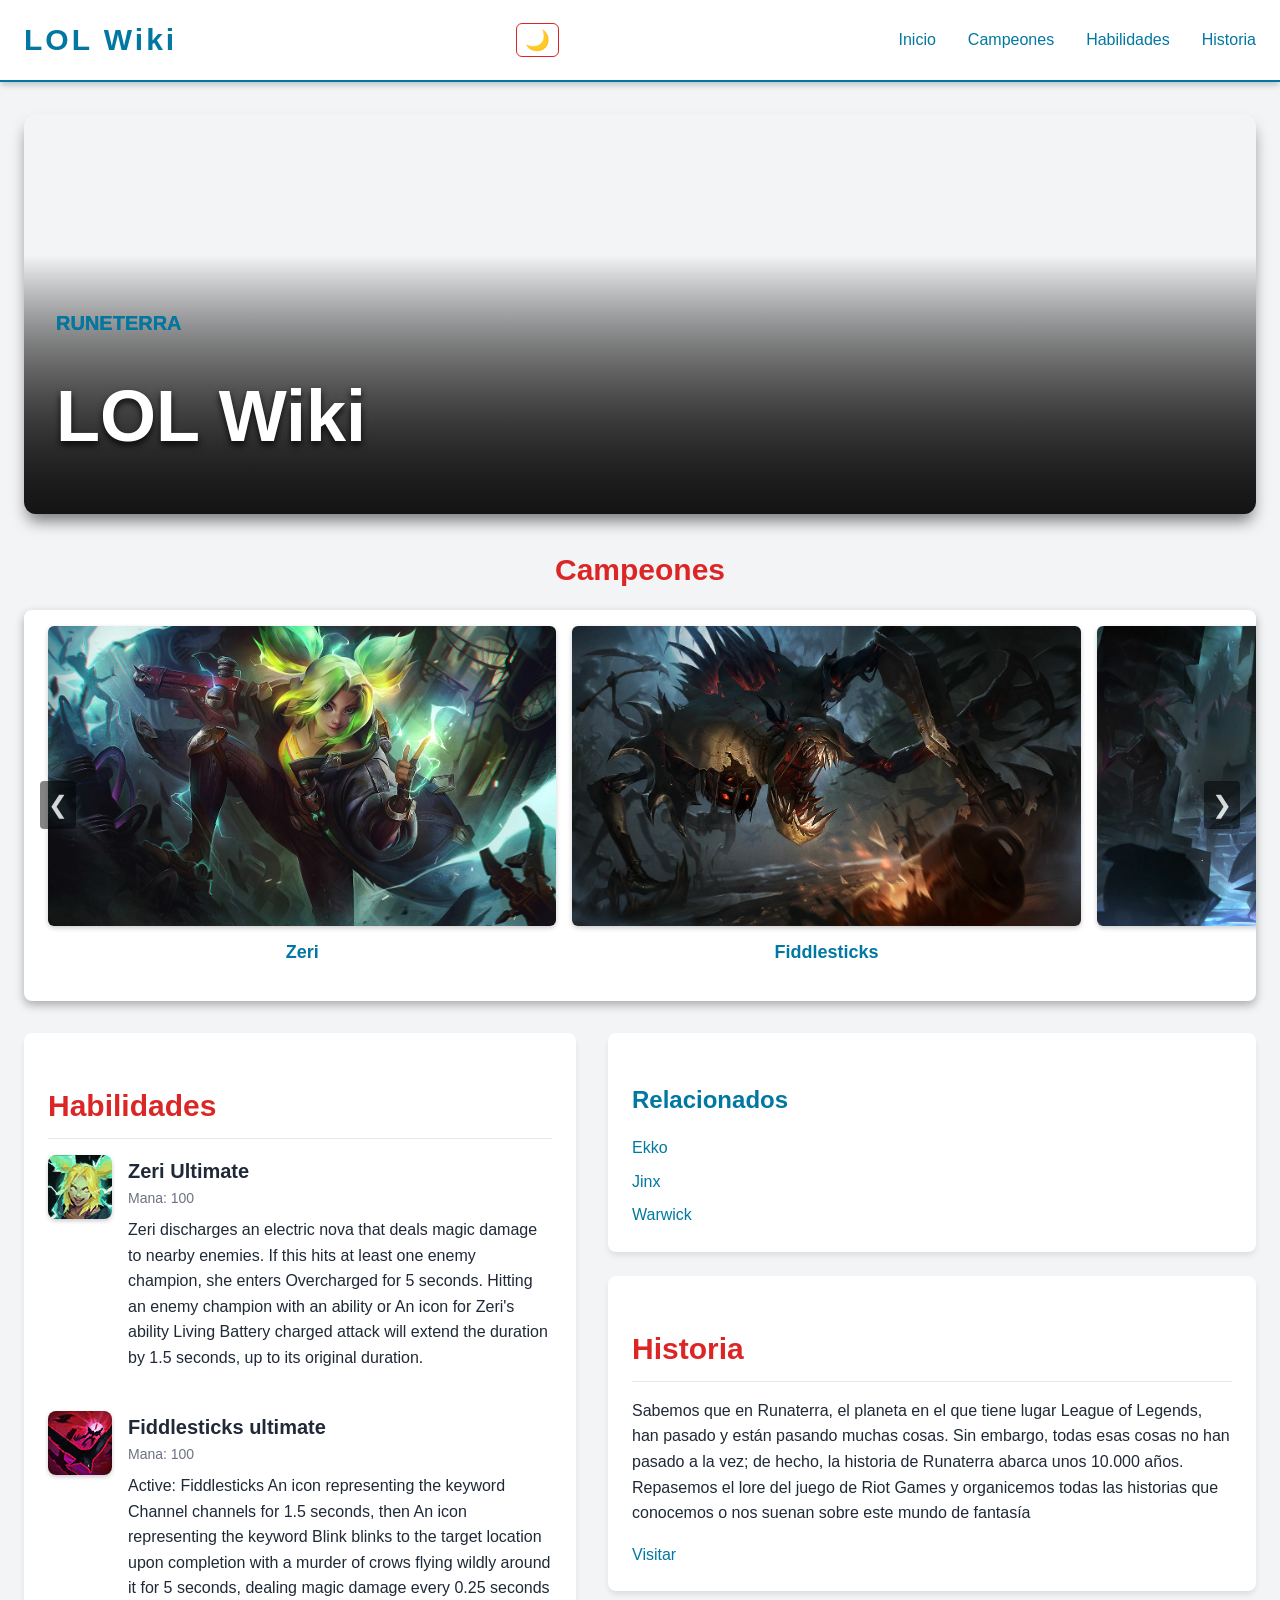
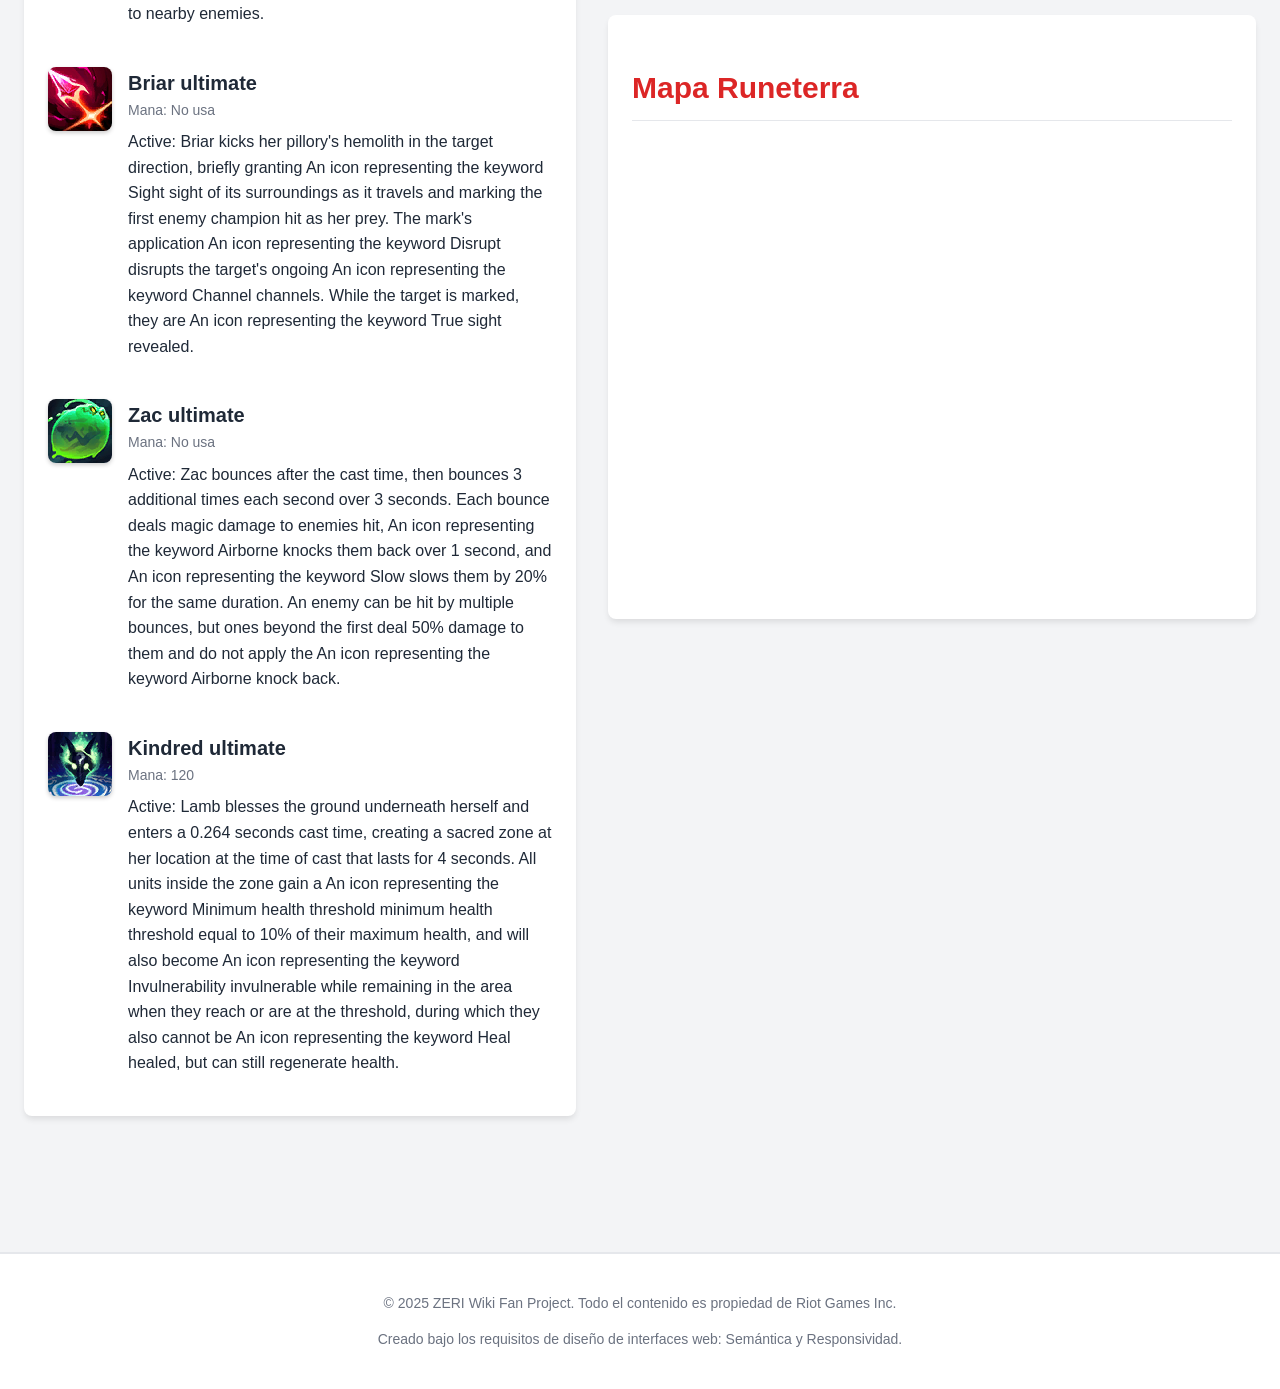
<file: wiki/src/index.html>
<!DOCTYPE html>
<html lang="es">
<head>
    <meta charset="UTF-8">
    <meta name="viewport" content="width=device-width, initial-scale=1.0">
    <title>LOL Wiki</title>
    <link rel="stylesheet" href="./css/main.css">
</head>
<body class="c-body">
    <header class="l-header" role="banner">
        <div class="l-container l-header__content"id="inicio">
            <button id="theme-toggle" class="b-theme-toggle" aria-label="Cambiar Tema (Claro/Oscuro)">
                <span class="b-theme-toggle__icon">☀️</span>
            </button>
            <a href="#" class="b-logo">LOL Wiki</a>
            <nav class="b-nav" aria-label="Navegación Principal">
                <ul class="b-nav__list">
                    <li><a href="#" class="b-nav__link">Inicio</a></li>
                    <li><a href="#campeones" class="b-nav__link">Campeones</a></li>
                    <li><a href="#habilidades" class="b-nav__link">Habilidades</a></li>
                    <li><a href="#historia" class="b-nav__link">Historia</a></li>
                </ul>
                
            </nav>
            
            <button id="menu-toggle" class="b-menu-toggle">
                <span class="b-menu-toggle__icon">☰</span>
            </button>
            
        </div>
    </header>
    
    <nav id="mobile-menu" class="b-nav-mobile is-hidden" aria-label="Navegación Móvil">
        <ul class="b-nav-mobile__list">
            <li><a href="#" class="b-nav-mobile__link">Inicio</a></li>
            <li><a href="#campeones" class="b-nav-mobile__link">Campeones</a></li>
            <li><a href="#habilidades" class="b-nav-mobile__link">Habilidades</a></li>
            <li><a href="#historia" class="b-nav-mobile__link">Historia</a></li>
        </ul>
    </nav>
    
    <main class="l-main l-container" role="main">
        
        <section class="b-hero-champion">
            <div class="b-hero-champion__content">
                <p class="b-hero-champion__role">Runeterra</p>
                <h1 class="b-hero-champion__title">LOL Wiki</h1>
            </div>
        <section class="b-hero-champion">
            <div class="b-hero-champion__content">
                <p class="b-hero-champion__role">Runeterra</p>
                <h1 class="b-hero-champion__title">LOL Wiki</h1>
            </div>
            <video autoplay loop>
                <source src="../../images/6685366-hd_1920_1080_30fps.mp4" type="video/mp4">
            </video>
        </section>
        </section>

        <section class="b-champion-carousel" aria-label="Aspectos Destacados" id="campeones">
            <h2 class="b-champion-carousel__heading">Campeones</h2>
            <div class="b-carousel-container">
                <div id="carousel-track" class="b-carousel-track">
                    
                    <div class="b-carousel-item">
                        <img src="../../images/Zeri.jpg" alt="Zeri" class="b-carousel-item__image">
                        <p class="b-carousel-item__caption">Zeri</p>
                    </div>

                    <div class="b-carousel-item">
                        <img src="../../images/FiddleSticks.jpg" alt="Fiddlesticks" class="b-carousel-item__image">
                        <p class="b-carousel-item__caption">Fiddlesticks</p>
                    </div>

                    <div class="b-carousel-item">
                        <img src="../../images/Briar.jpg" alt="Briar" class="b-carousel-item__image">
                        <p class="b-carousel-item__caption">Briar</p>
                    </div>
                    
                    <div class="b-carousel-item">
                        <img src="../../images/Zac.jpg" alt="Zac" class="b-carousel-item__image">
                        <p class="b-carousel-item__caption">Zac</p>
                    </div>

                    <div class="b-carousel-item">
                        <img src="../../images/Kindred.jpg" alt="Zac" class="b-carousel-item__image">
                        <p class="b-carousel-item__caption">Kindred</p>
                    </div>

                </div>
                
                <button id="prev-button" class="b-carousel-button b-carousel-button--prev" aria-label="Aspecto Anterior">❮</button>
                <button id="next-button" class="b-carousel-button b-carousel-button--next" aria-label="Aspecto Siguiente">❯</button>
            </div>
        </section>

        <div class="l-grid-content">
            
            <div class="l-grid-content__main">
                
                <section class="b-abilities">
                    <h2 class="b-abilities__title" id="habilidades">Habilidades</h2>
                    
                    <div class="b-abilities__list">
                        <article class="b-ability">
                            <div class="b-ability__icon"><img src="../../images/zeri_ulti.jpg"></div>
                            <div class="b-ability__details">
                                <h3 class="b-ability__name">Zeri Ultimate</h3>
                                <p class="b-ability__cost">Mana: 100</p>
                                <p class="b-ability__description"> Zeri discharges an electric nova that deals magic damage to nearby enemies. If this hits at least one enemy champion, she enters Overcharged for 5 seconds. Hitting an enemy champion with an ability or An icon for Zeri's ability Living Battery charged attack will extend the duration by 1.5 seconds, up to its original duration.</p>
                            </div>
                        </article>
                        
                        <article class="b-ability">
                            <div class="b-ability__icon"><img src="../../images/fiddlesticks_ulti.jpg"></div>
                            <div class="b-ability__details">
                                <h3 class="b-ability__name">Fiddlesticks ultimate</h3>
                                <p class="b-ability__cost">Mana: 100</p>
                                <p class="b-ability__description">Active: Fiddlesticks An icon representing the keyword Channel channels for 1.5 seconds, then An icon representing the keyword Blink blinks to the target location upon completion with a murder of crows flying wildly around it for 5 seconds, dealing magic damage every 0.25 seconds to nearby enemies.</p>
                            </div>
                        </article>

                        <article class="b-ability">
                            <div class="b-ability__icon"><img src="../../images/Briar_ulti.jpg"></div>
                            <div class="b-ability__details">
                                <h3 class="b-ability__name">Briar ultimate</h3>
                                <p class="b-ability__cost">Mana: No usa</p>
                                <p class="b-ability__description">Active: Briar kicks her pillory's hemolith in the target direction, briefly granting An icon representing the keyword Sight sight of its surroundings as it travels and marking the first enemy champion hit as her prey. The mark's application An icon representing the keyword Disrupt disrupts the target's ongoing An icon representing the keyword Channel channels. While the target is marked, they are An icon representing the keyword True sight revealed.</p>
                            </div>
                        </article>

                        <article class="b-ability">
                            <div class="b-ability__icon"><img src="../../images/Zac_ulti.jpg"></div>
                            <div class="b-ability__details">
                                <h3 class="b-ability__name">Zac ultimate</h3>
                                <p class="b-ability__cost">Mana: No usa</p>
                                <p class="b-ability__description">Active: Zac bounces after the cast time, then bounces 3 additional times each second over 3 seconds. Each bounce deals magic damage to enemies hit, An icon representing the keyword Airborne knocks them back over 1 second, and An icon representing the keyword Slow slows them by 20% for the same duration. An enemy can be hit by multiple bounces, but ones beyond the first deal 50% damage to them and do not apply the An icon representing the keyword Airborne knock back.</p>
                            </div>
                        </article>

                        <article class="b-ability">
                            <div class="b-ability__icon"><img src="../../images/Kindred_ulti.jpg"></div>
                            <div class="b-ability__details">
                                <h3 class="b-ability__name">Kindred ultimate</h3>
                                <p class="b-ability__cost">Mana: 120</p>
                                <p class="b-ability__description">Active: Lamb blesses the ground underneath herself and enters a 0.264 seconds cast time, creating a sacred zone at her location at the time of cast that lasts for 4 seconds. All units inside the zone gain a An icon representing the keyword Minimum health threshold minimum health threshold equal to  10% of their maximum health, and will also become An icon representing the keyword Invulnerability invulnerable while remaining in the area when they reach or are at the threshold, during which they also cannot be An icon representing the keyword Heal healed, but can still  regenerate health.</p>
                            </div>
                        </article>
                    </div>
                </section>
        </div>

            <aside class="l-grid-content__sidebar" id="relacionados">
                <div class="b-related">
                    <h3 class="b-related__title">Relacionados</h3>
                    <ul class="b-related__list">
                        <li><a href="https://wiki.leagueoflegends.com/en-us/Ekko" class="b-related__link">Ekko</a></li>
                        <li><a href="https://wiki.leagueoflegends.com/en-us/Jinx" class="b-related__link">Jinx</a></li>
                        <li><a href="https://wiki.leagueoflegends.com/en-us/Warwick" class="b-related__link">Warwick</a></li>
                    </ul>
                </div>
                 <section class="b-story" id="historia">
                    <h2 class="b-story__title">Historia</h2>
                    <p class="b-story__text">Sabemos que en Runaterra, el planeta en el que tiene lugar League of Legends, han pasado y están pasando muchas cosas. Sin embargo, todas esas cosas no han pasado a la vez; de hecho, la historia de Runaterra abarca unos 10.000 años. Repasemos el lore del juego de Riot Games y organicemos todas las historias que conocemos o nos suenan sobre este mundo de fantasía</p>
                    <a href="https://www.millenium.gg/noticias/39323.html" class="b-related__link">Visitar  </a>
                </section>
                <section class="b-story">
                <h2 class="b-abilities__title" id="habilidades">Mapa Runeterra</h2>
                <iframe src="https://www.google.com/maps/embed?pb=!1m18!1m12!1m3!1d12679.341452100549!2d-1.9523897483908135!3d37.39372560116202!2m3!1f0!2f0!3f0!3m2!1i1024!2i768!4f13.1!3m3!1m2!1s0xd652ef104833cdd%3A0x5fe1c2a360644f5e!2sSupermercados%20Consum!5e0!3m2!1ses!2ses!4v1763724137732!5m2!1ses!2ses" width="600" height="450" style="border:0;" allowfullscreen="" loading="lazy" referrerpolicy="no-referrer-when-downgrade"></iframe>
                </section>
            </aside>
        </div>
        
    </main>
    
    <footer class="l-footer" role="contentinfo">
        <div class="l-container l-footer__content">
            <p>© 2025 ZERI Wiki Fan Project. Todo el contenido es propiedad de Riot Games Inc.</p>
            <p>Creado bajo los requisitos de diseño de interfaces web: Semántica y Responsividad.</p>
        </div>
    </footer>
</body>
<script src="./js/script.js"></script>
</html>
</file>
<file: wiki/src/css/main.css>
@charset "UTF-8";
:root {
  --color-acento-principal: #0bc5ea;
  --color-acento-secundario: #fde047;
  --color-fondo-principal: #121212;
  --color-fondo-tarjeta: #1f2937;
  --color-texto-principal: #f3f4f6;
  --color-texto-secundario: #9ca3af;
  --color-fondo-cabecera: #0d1117;
  --color-borde: #374151;
}

.c-body {
  font-family: "Inter", sans-serif;
  background-color: var(--color-fondo-principal);
  color: var(--color-texto-principal);
  line-height: 1.6;
  margin: 0;
}
.c-body a {
  color: var(--color-acento-principal);
  text-decoration: none;
  transition: color 0.2s;
}
.c-body a a:hover {
  color: var(--color-acento-secundario);
}
.c-body a h1, .c-body a h2, .c-body a h3 {
  font-weight: 900;
}

/* --- MODO CLARO --- */
.c-body.modo-claro {
  --color-acento-principal: #0078a1;
  --color-acento-secundario: #dc2626;
  --color-fondo-principal: #f3f4f6;
  --color-fondo-tarjeta: #ffffff;
  --color-texto-principal: #1f2937;
  --color-texto-secundario: #6b7280;
  --color-fondo-cabecera: #ffffff;
  --color-borde: #e5e7eb;
}

.l-container {
  max-width: 1280px;
  margin: 0 auto;
  padding: 0 1.5rem;
}

.l-header {
  background-color: var(--color-fondo-cabecera);
  box-shadow: 0 4px 6px -1px rgba(0, 0, 0, 0.2);
  position: sticky;
  top: 0;
  z-index: 50;
  border-bottom: 2px solid var(--color-acento-principal);
}

.l-header__content {
  display: flex;
  justify-content: space-between;
  align-items: center;
  padding: 1rem 1.5rem;
}

.l-main {
  padding-top: 2rem;
  padding-bottom: 4rem;
}

.l-grid-content {
  display: grid;
  gap: 2rem;
  margin-top: 2rem;
}

.l-grid-content__main {
  grid-column: 1/-1;
}

.l-grid-content__sidebar {
  grid-column: 1/-1;
}

@media (min-width: 1024px) {
  .l-grid-content {
    grid-template-columns: 2fr 1fr;
  }
  .l-grid-content__main {
    grid-column: auto;
  }
  .l-grid-content__sidebar {
    grid-column: auto;
  }
}
.l-footer {
  background-color: var(--color-fondo-cabecera);
  margin-top: 3rem;
  padding: 1.5rem 0;
  border-top: 2px solid var(--color-borde);
  text-align: center;
}

.l-footer__content {
  font-size: 0.875rem;
  color: var(--color-texto-secundario);
}

/* -------------------------------------------------------------------------- */
/* SMACSS: MODULE / COMPONENT (Bloques reutilizables) */
/* Prefijo: b- */
/* -------------------------------------------------------------------------- */
/* B-LOGO */
.b-logo {
  font-size: 1.875rem;
  font-weight: 900;
  letter-spacing: 0.1em;
  color: var(--color-acento-principal);
}

/* B-NAV (Navegación Desktop) */
.b-nav {
  display: none;
}

.b-nav__list {
  display: flex;
  list-style: none;
  padding: 0;
  margin: 0;
  gap: 2rem;
}

.b-nav__link {
  color: var(--color-texto-principal);
  font-size: 1rem;
  padding-bottom: 0.25rem;
  border-bottom: 2px solid transparent;
  transition: border-bottom 0.2s, color 0.2s;
}

.b-nav__link:hover {
  color: var(--color-acento-secundario);
  border-bottom: 2px solid var(--color-acento-secundario);
}

/* B-MENU-TOGGLE (Botón Hamburguesa) */
.b-menu-toggle {
  display: block;
  background: none;
  border: none;
  color: var(--color-acento-secundario);
  font-size: 1.5rem;
  cursor: pointer;
}

/* Botón de Modo Claro/Oscuro (b-theme-toggle) */
.b-theme-toggle {
  background: none;
  border: 1px solid var(--color-acento-secundario);
  color: var(--color-acento-secundario);
  font-size: 1.25rem;
  cursor: pointer;
  padding: 0.25rem 0.5rem;
  border-radius: 0.375rem;
  transition: background-color 0.2s, color 0.2s;
}

.b-theme-toggle:hover {
  background-color: var(--color-acento-secundario);
  color: var(--color-fondo-principal);
}

.b-theme-toggle__icon {
  display: block;
}

/* B-HERO-CHAMPION */
.b-hero-champion {
  position: relative;
  height: 400px;
  border-radius: 0.75rem;
  overflow: hidden;
  box-shadow: 0 10px 15px -3px rgba(0, 0, 0, 0.5);
  margin-bottom: 2rem;
}

.b-hero-champion__video {
  position: absolute;
  top: 0;
  left: 0;
  min-width: 100%;
  min-height: 100%;
  width: auto;
  height: auto;
  z-index: -1;
  -o-object-fit: cover;
     object-fit: cover;
}

/* B-NAV-MOBILE (Menú Desplegable) */
.b-nav-mobile {
  position: sticky;
  top: 66px;
  z-index: 40;
  background-color: var(--color-fondo-tarjeta);
  padding: 1rem 0;
}

.b-nav-mobile__list {
  list-style: none;
  padding: 0;
  margin: 0;
}
.b-nav-mobile__list .b-mapa-full {
  display: block;
  width: 100%;
  max-width: 100%;
  margin-top: 2rem;
  margin-bottom: 0;
}

.b-nav-mobile__link {
  display: block;
  padding: 0.75rem 1.5rem;
  color: var(--color-texto-principal);
}

.b-nav-mobile__link:hover {
  background-color: var(--color-borde);
  color: var(--color-acento-secundario);
}

/* Mostrar navegación desktop y ocultar toggle en tablet/desktop */
@media (min-width: 768px) {
  .l-header__content .b-menu-toggle {
    order: 3;
  }
  .b-nav {
    display: block;
    order: 2;
  }
  .b-theme-toggle {
    order: 1;
  }
  .b-menu-toggle {
    display: none;
  }
  .b-nav-mobile {
    display: none !important;
  }
}
/* B-HERO-CHAMPION */
.b-hero-champion {
  position: relative;
  height: 400px;
  border-radius: 0.75rem;
  overflow: hidden;
  background-size: cover;
  background-position: center;
  box-shadow: 0 10px 15px -3px rgba(0, 0, 0, 0.5);
  background-image: url("https://placehold.co/1280x400/2c3e50/ffffff?text=SPLASH+ART+DE+AHRI");
  margin-bottom: 2rem;
}

.b-hero-champion__content {
  position: absolute;
  bottom: 0;
  left: 0;
  padding: 2rem;
  background: linear-gradient(to top, rgba(18, 18, 18, 0.9), transparent);
  width: 100%;
}

.b-hero-champion__role {
  color: var(--color-acento-principal);
  font-size: 1.25rem;
  font-weight: 700;
  text-transform: uppercase;
}

.b-hero-champion__title {
  font-size: 4rem;
  color: white;
  text-shadow: 0 4px 6px rgba(0, 0, 0, 0.5);
  margin-top: 0;
  margin-bottom: 0.5rem;
}

@media (min-width: 640px) {
  .b-hero-champion__title {
    font-size: 4.5rem;
  }
}
/* B-CHAMPION-CAROUSEL */
.b-champion-carousel {
  margin-bottom: 2rem;
}

.b-champion-carousel__heading {
  font-size: 1.875rem;
  font-weight: 700;
  color: var(--color-acento-secundario);
  margin-bottom: 1rem;
  text-align: center;
}

.b-carousel-container {
  position: relative;
  overflow: hidden;
  border-radius: 0.5rem;
  background-color: var(--color-fondo-tarjeta);
  padding: 1rem;
  box-shadow: 0 4px 10px rgba(0, 0, 0, 0.3);
}

.b-carousel-track {
  display: flex;
  transition: transform 0.5s ease-in-out;
}

.b-carousel-item {
  min-width: 100%;
  box-sizing: border-box;
  padding: 0 0.5rem;
  flex-shrink: 0;
  text-align: center;
}

.b-carousel-item__image {
  width: 100%;
  height: auto;
  max-height: 300px;
  -o-object-fit: cover;
     object-fit: cover;
  border-radius: 0.375rem;
  box-shadow: 0 2px 5px rgba(0, 0, 0, 0.2);
  display: block;
  margin: 0 auto;
}

.b-carousel-item__caption {
  margin-top: 0.75rem;
  font-weight: 700;
  color: var(--color-acento-principal);
  font-size: 1.125rem;
}

.b-carousel-button {
  position: absolute;
  top: 50%;
  transform: translateY(-50%);
  background-color: rgba(0, 0, 0, 0.6);
  color: white;
  border: none;
  padding: 0.75rem 0.5rem;
  cursor: pointer;
  z-index: 10;
  border-radius: 0.25rem;
  transition: background-color 0.2s;
  font-size: 1.5rem;
  line-height: 1;
  opacity: 0.8;
}

.b-carousel-button:hover {
  background-color: rgba(0, 0, 0, 0.9);
  opacity: 1;
}

.b-carousel-button--prev {
  left: 1rem;
}

.b-carousel-button--next {
  right: 1rem;
}

@media (min-width: 640px) {
  .b-carousel-item {
    min-width: 50%;
  }
}
@media (min-width: 1024px) {
  .b-carousel-item {
    min-width: 33.3333%;
  }
}
/* B-BLOCK (Contenedores de contenido) */
.b-abilities,
.b-story,
.b-stats,
.b-related {
  background-color: var(--color-fondo-tarjeta);
  padding: 1.5rem;
  border-radius: 0.5rem;
  box-shadow: 0 4px 6px -1px rgba(0, 0, 0, 0.1);
  margin-bottom: 1.5rem;
}

/* Títulos */
.b-abilities__title,
.b-story__title {
  font-size: 1.875rem;
  font-weight: 700;
  border-bottom: 1px solid var(--color-borde);
  padding-bottom: 0.5rem;
  margin-bottom: 1rem;
  color: var(--color-acento-secundario);
}

/* B-ABILITY */
.b-abilities__list {
  display: flex;
  flex-direction: column;
  gap: 1.5rem;
}

.b-ability {
  display: flex;
  gap: 1rem;
  align-items: flex-start;
}

.b-ability__icon {
  width: 64px;
  height: 64px;
  flex-shrink: 0;
  background-color: rgba(255, 255, 255, 0.1);
  border-radius: 0.5rem;
  display: flex;
  justify-content: center;
  align-items: center;
  overflow: hidden;
  box-shadow: 0 2px 4px rgba(0, 0, 0, 0.2);
}

.b-ability__icon img {
  width: 100%;
  height: 100%;
  -o-object-fit: cover;
     object-fit: cover;
}

.b-ability__icon span {
  font-size: 2.25rem;
}

.b-ability__name {
  font-size: 1.25rem;
  font-weight: 600;
  color: var(--color-texto-principal);
  margin: 0;
}

.b-ability__cost {
  color: var(--color-texto-secundario);
  font-size: 0.875rem;
  margin: 0;
}

.b-ability__description {
  color: var(--color-texto-principal);
  margin-top: 0.5rem;
}

/* B-STATS */
.b-stats {
  border-top: 4px solid var(--color-acento-secundario);
}

.b-stats__title {
  font-size: 1.5rem;
  margin-bottom: 1rem;
  color: var(--color-texto-principal);
}

.b-stats__list {
  list-style: none;
  padding: 0;
  margin: 0;
}

.b-stats__item {
  display: flex;
  justify-content: space-between;
  padding: 0.5rem 0;
  border-bottom: 1px solid var(--color-borde);
}

.b-stats__item--last {
  border-bottom: none;
}

/* B-RELATED */
.b-related__title {
  font-size: 1.5rem;
  margin-bottom: 1rem;
  color: var(--color-acento-principal);
}

.b-related__list {
  list-style: none;
  padding: 0;
  margin: 0;
  display: flex;
  flex-direction: column;
  gap: 0.5rem;
}

.b-related__link {
  color: var(--color-texto-secundario);
}

.b-related__link:hover {
  color: var(--color-acento-secundario);
}

.is-hidden {
  display: none;
}/*# sourceMappingURL=main.css.map */
</file>
